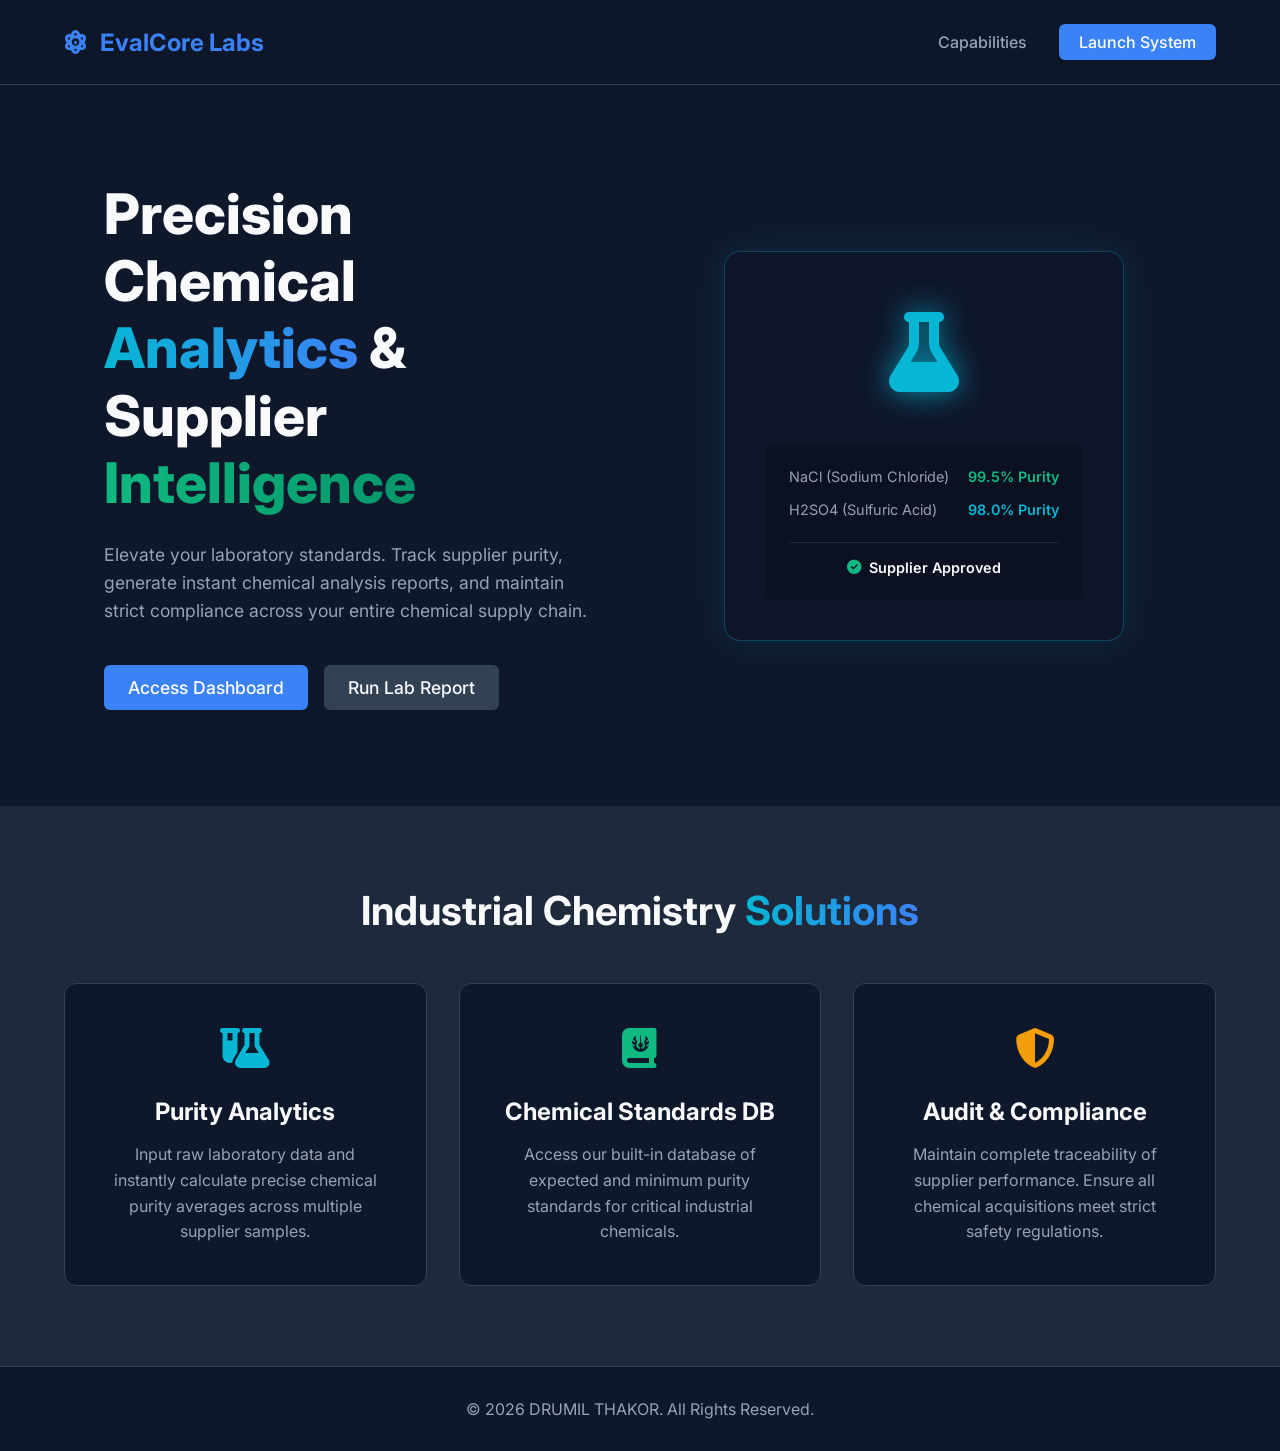
<file: SupplierEvaluationSystem/SupplierEvaluation/index.html>
<!DOCTYPE html>
<html lang="en">

<head>
    <meta charset="UTF-8">
    <meta name="viewport" content="width=device-width, initial-scale=1.0">
    <title>EvalCore - Chemical Supplier Intelligence</title>
    <link href="https://fonts.googleapis.com/css2?family=Inter:wght@300;400;500;600;700;800&display=swap"
        rel="stylesheet">
    <link rel="stylesheet" href="styles.css">
    <link rel="stylesheet" href="https://cdnjs.cloudflare.com/ajax/libs/font-awesome/6.4.0/css/all.min.css">
</head>

<body class="landing-page chemical-theme">
    <nav class="navbar">
        <div class="nav-container">
            <div class="logo">
                <i class="fa-solid fa-atom"></i>
                <span>EvalCore Labs</span>
            </div>
            <div class="nav-links">
                <a href="#features">Capabilities</a>
                <a href="dashboard.html" class="btn primary-btn">Launch System</a>
            </div>
        </div>
    </nav>

    <header class="hero">
        <div class="hero-content">
            <h1>Precision Chemical <span class="highlight-cyan">Analytics</span> & Supplier <span
                    class="highlight-green">Intelligence</span></h1>
            <p>Elevate your laboratory standards. Track supplier purity, generate instant chemical analysis reports, and
                maintain strict compliance across your entire chemical supply chain.</p>
            <div class="hero-buttons">
                <a href="dashboard.html" class="btn primary-btn btn-lg">Access Dashboard</a>
                <a href="lab-reports.html" class="btn secondary-btn btn-lg">Run Lab Report</a>
            </div>
        </div>
        <div class="hero-visual">
            <div class="glass-card chemical-visual">
                <div class="molecule-container">
                    <i class="fa-solid fa-flask glowing-flask"></i>
                    <div class="floating-bubbles">
                        <span class="bubble b1"></span>
                        <span class="bubble b2"></span>
                        <span class="bubble b3"></span>
                        <span class="bubble b4"></span>
                    </div>
                </div>
                <div class="chemical-stats">
                    <div class="stat-row">
                        <span class="chem-label">NaCl (Sodium Chloride)</span>
                        <span class="chem-value text-green">99.5% Purity</span>
                    </div>
                    <div class="stat-row">
                        <span class="chem-label">H2SO4 (Sulfuric Acid)</span>
                        <span class="chem-value text-cyan">98.0% Purity</span>
                    </div>
                    <div class="stat-row border-top">
                        <i class="fa-solid fa-circle-check text-green"></i> Supplier Approved
                    </div>
                </div>
            </div>
        </div>
    </header>

    <section class="features-section" id="features">
        <h2 class="section-title">Industrial Chemistry <span class="highlight-cyan">Solutions</span></h2>
        <div class="feature-grid">
            <div class="feature-card">
                <div class="feature-icon icon-cyan">
                    <i class="fa-solid fa-flask-vial"></i>
                </div>
                <h3>Purity Analytics</h3>
                <p>Input raw laboratory data and instantly calculate precise chemical purity averages across multiple
                    supplier samples.</p>
            </div>
            <div class="feature-card">
                <div class="feature-icon icon-green">
                    <i class="fa-solid fa-book-journal-whills"></i>
                </div>
                <h3>Chemical Standards DB</h3>
                <p>Access our built-in database of expected and minimum purity standards for critical industrial
                    chemicals.</p>
            </div>
            <div class="feature-card">
                <div class="feature-icon icon-orange">
                    <i class="fa-solid fa-shield-halved"></i>
                </div>
                <h3>Audit & Compliance</h3>
                <p>Maintain complete traceability of supplier performance. Ensure all chemical acquisitions meet strict
                    safety regulations.</p>
            </div>
        </div>
    </section>

    <footer class="landing-footer">
        <p>&copy; 2026 DRUMIL THAKOR. All Rights Reserved.</p>
    </footer>
</body>

</html>
</file>
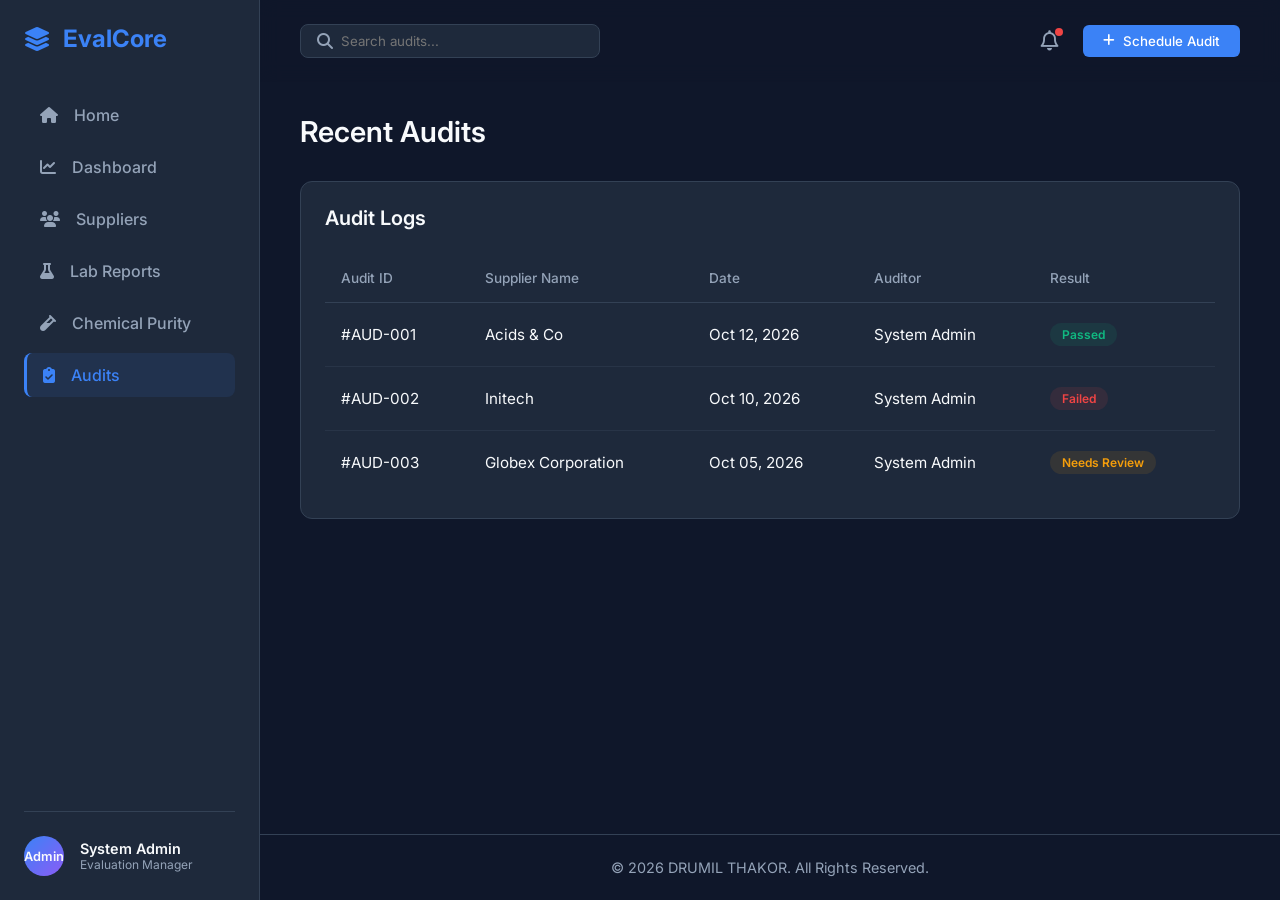
<file: SupplierEvaluationSystem/SupplierEvaluation/audits.html>
<!DOCTYPE html>
<html lang="en">
<head>
    <meta charset="UTF-8">
    <meta name="viewport" content="width=device-width, initial-scale=1.0">
    <title>Audits - Supplier Evaluation System</title>
    <link href="https://fonts.googleapis.com/css2?family=Inter:wght@300;400;500;600;700&display=swap" rel="stylesheet">
    <link rel="stylesheet" href="styles.css">
    <link rel="stylesheet" href="https://cdnjs.cloudflare.com/ajax/libs/font-awesome/6.4.0/css/all.min.css">
</head>
<body>
    <div class="app-container">
        <!-- Sidebar -->
        <aside class="sidebar">
            <div class="logo">
                <i class="fa-solid fa-layer-group"></i>
                <span>EvalCore</span>
            </div>
            <nav class="menu">
                <a href="index.html" class="menu-item"><i class="fa-solid fa-home"></i> Home</a>
                <a href="dashboard.html" class="menu-item"><i class="fa-solid fa-chart-line"></i> Dashboard</a>
                <a href="suppliers.html" class="menu-item"><i class="fa-solid fa-users"></i> Suppliers</a>
                <a href="lab-reports.html" class="menu-item"><i class="fa-solid fa-flask"></i> Lab Reports</a>
                <a href="chemical-purity.html" class="menu-item"><i class="fa-solid fa-vial"></i> Chemical Purity</a>
                <a href="audits.html" class="menu-item active"><i class="fa-solid fa-clipboard-check"></i> Audits</a>
            </nav>
            <div class="user-profile">
                <div class="avatar">Admin</div>
                <div class="user-info">
                    <p class="name">System Admin</p>
                    <p class="role">Evaluation Manager</p>
                </div>
            </div>
        </aside>

        <!-- Main Content -->
        <main class="main-content">
            <header class="topbar">
                <div class="search-bar">
                    <i class="fa-solid fa-search"></i>
                    <input type="text" placeholder="Search audits...">
                </div>
                <div class="actions">
                    <button class="icon-btn"><i class="fa-regular fa-bell"></i><span class="badge"></span></button>
                    <button class="btn primary-btn"><i class="fa-solid fa-plus"></i> Schedule Audit</button>
                </div>
            </header>

            <div class="dashboard-content">
                <h1 class="page-title">Recent Audits</h1>
                
                <div class="table-container">
                    <div class="table-header">
                        <h2>Audit Logs</h2>
                    </div>
                    <table class="supplier-table">
                        <thead>
                            <tr>
                                <th>Audit ID</th>
                                <th>Supplier Name</th>
                                <th>Date</th>
                                <th>Auditor</th>
                                <th>Result</th>
                            </tr>
                        </thead>
                        <tbody>
                            <tr><td>#AUD-001</td><td>Acids & Co</td><td>Oct 12, 2026</td><td>System Admin</td><td><span class="status-badge status-approved">Passed</span></td></tr>
                            <tr><td>#AUD-002</td><td>Initech</td><td>Oct 10, 2026</td><td>System Admin</td><td><span class="status-badge status-critical">Failed</span></td></tr>
                            <tr><td>#AUD-003</td><td>Globex Corporation</td><td>Oct 05, 2026</td><td>System Admin</td><td><span class="status-badge status-warning">Needs Review</span></td></tr>
                        </tbody>
                    </table>
                </div>
            </div>
            
            <footer class="app-footer">
                <p>&copy; 2026 DRUMIL THAKOR. All Rights Reserved.</p>
            </footer>
        </main>
    </div>
    <script src="script.js"></script>
</body>
</html>
</file>
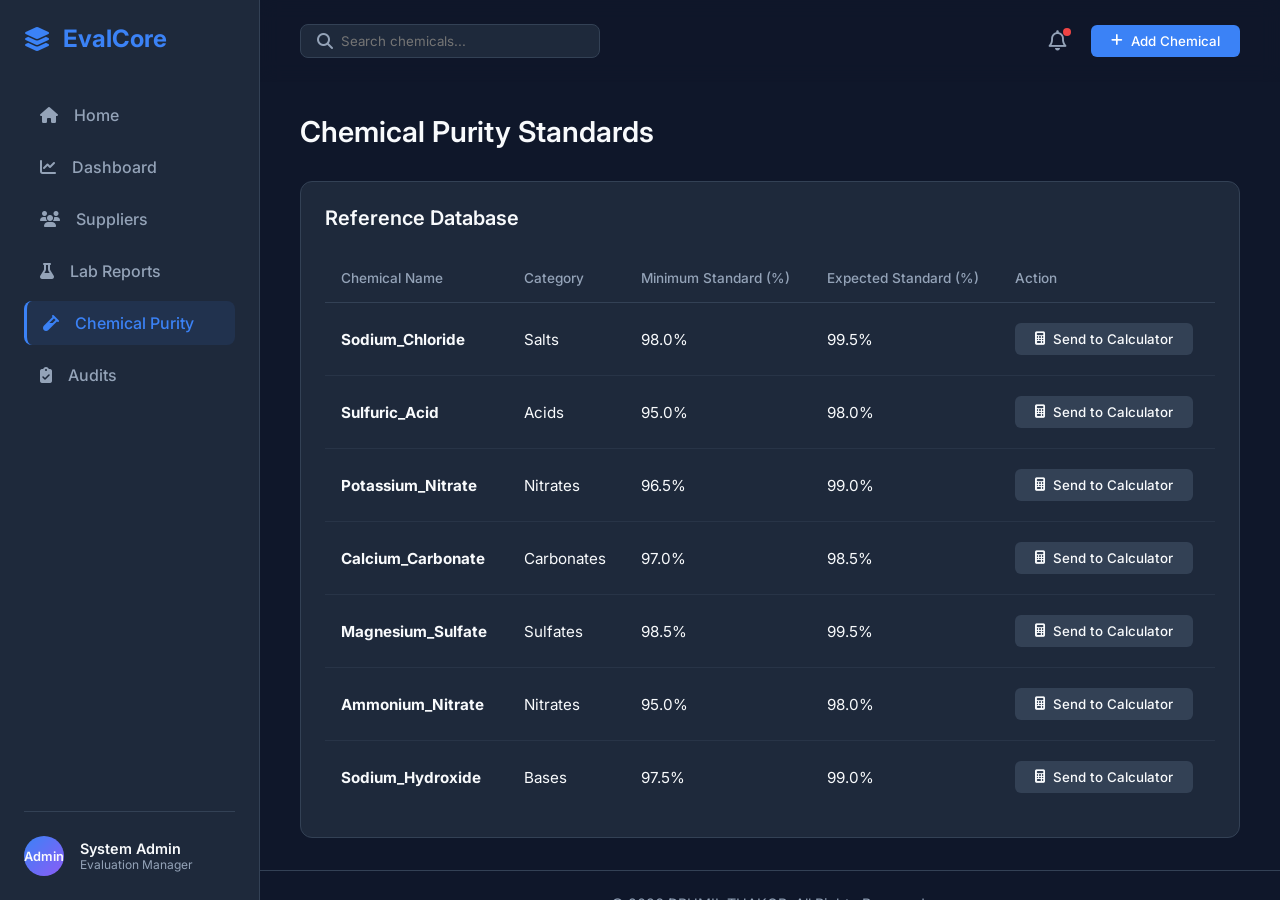
<file: SupplierEvaluationSystem/SupplierEvaluation/chemical-purity.html>
<!DOCTYPE html>
<html lang="en">
<head>
    <meta charset="UTF-8">
    <meta name="viewport" content="width=device-width, initial-scale=1.0">
    <title>All Chemical Purity - Supplier Evaluation System</title>
    <link href="https://fonts.googleapis.com/css2?family=Inter:wght@300;400;500;600;700&display=swap" rel="stylesheet">
    <link rel="stylesheet" href="styles.css">
    <link rel="stylesheet" href="https://cdnjs.cloudflare.com/ajax/libs/font-awesome/6.4.0/css/all.min.css">
</head>
<body>
    <div class="app-container">
        <!-- Sidebar -->
        <aside class="sidebar">
            <div class="logo">
                <i class="fa-solid fa-layer-group"></i>
                <span>EvalCore</span>
            </div>
            <nav class="menu">
                <a href="index.html" class="menu-item"><i class="fa-solid fa-home"></i> Home</a>
                <a href="dashboard.html" class="menu-item"><i class="fa-solid fa-chart-line"></i> Dashboard</a>
                <a href="suppliers.html" class="menu-item"><i class="fa-solid fa-users"></i> Suppliers</a>
                <a href="lab-reports.html" class="menu-item"><i class="fa-solid fa-flask"></i> Lab Reports</a>
                <a href="chemical-purity.html" class="menu-item active"><i class="fa-solid fa-vial"></i> Chemical Purity</a>
                <a href="audits.html" class="menu-item"><i class="fa-solid fa-clipboard-check"></i> Audits</a>
            </nav>
            <div class="user-profile">
                <div class="avatar">Admin</div>
                <div class="user-info">
                    <p class="name">System Admin</p>
                    <p class="role">Evaluation Manager</p>
                </div>
            </div>
        </aside>

        <!-- Main Content -->
        <main class="main-content">
            <header class="topbar">
                <div class="search-bar">
                    <i class="fa-solid fa-search"></i>
                    <input type="text" placeholder="Search chemicals...">
                </div>
                <div class="actions">
                    <button class="icon-btn"><i class="fa-regular fa-bell"></i><span class="badge"></span></button>
                    <button class="btn primary-btn"><i class="fa-solid fa-plus"></i> Add Chemical</button>
                </div>
            </header>

            <div class="dashboard-content">
                <h1 class="page-title">Chemical Purity Standards</h1>
                
                <div class="table-container">
                    <div class="table-header">
                        <h2>Reference Database</h2>
                    </div>
                    <table class="supplier-table">
                        <thead>
                            <tr>
                                <th>Chemical Name</th>
                                <th>Category</th>
                                <th>Minimum Standard (%)</th>
                                <th>Expected Standard (%)</th>
                                <th>Action</th>
                            </tr>
                        </thead>
                        <tbody>
                            <tr><td><strong>Sodium_Chloride</strong></td><td>Salts</td><td>98.0%</td><td>99.5%</td><td><button class="btn secondary-btn send-to-calc" data-chemical="Sodium_Chloride"><i class="fa-solid fa-calculator"></i> Send to Calculator</button></td></tr>
                            <tr><td><strong>Sulfuric_Acid</strong></td><td>Acids</td><td>95.0%</td><td>98.0%</td><td><button class="btn secondary-btn send-to-calc" data-chemical="Sulfuric_Acid"><i class="fa-solid fa-calculator"></i> Send to Calculator</button></td></tr>
                            <tr><td><strong>Potassium_Nitrate</strong></td><td>Nitrates</td><td>96.5%</td><td>99.0%</td><td><button class="btn secondary-btn send-to-calc" data-chemical="Potassium_Nitrate"><i class="fa-solid fa-calculator"></i> Send to Calculator</button></td></tr>
                            <tr><td><strong>Calcium_Carbonate</strong></td><td>Carbonates</td><td>97.0%</td><td>98.5%</td><td><button class="btn secondary-btn send-to-calc" data-chemical="Calcium_Carbonate"><i class="fa-solid fa-calculator"></i> Send to Calculator</button></td></tr>
                            <tr><td><strong>Magnesium_Sulfate</strong></td><td>Sulfates</td><td>98.5%</td><td>99.5%</td><td><button class="btn secondary-btn send-to-calc" data-chemical="Magnesium_Sulfate"><i class="fa-solid fa-calculator"></i> Send to Calculator</button></td></tr>
                            <tr><td><strong>Ammonium_Nitrate</strong></td><td>Nitrates</td><td>95.0%</td><td>98.0%</td><td><button class="btn secondary-btn send-to-calc" data-chemical="Ammonium_Nitrate"><i class="fa-solid fa-calculator"></i> Send to Calculator</button></td></tr>
                            <tr><td><strong>Sodium_Hydroxide</strong></td><td>Bases</td><td>97.5%</td><td>99.0%</td><td><button class="btn secondary-btn send-to-calc" data-chemical="Sodium_Hydroxide"><i class="fa-solid fa-calculator"></i> Send to Calculator</button></td></tr>
                        </tbody>
                    </table>
                </div>
            </div>
            
            <footer class="app-footer">
                <p>&copy; 2026 DRUMIL THAKOR. All Rights Reserved.</p>
            </footer>
        </main>
    </div>
    <script src="script.js"></script>
</body>
</html>
</file>
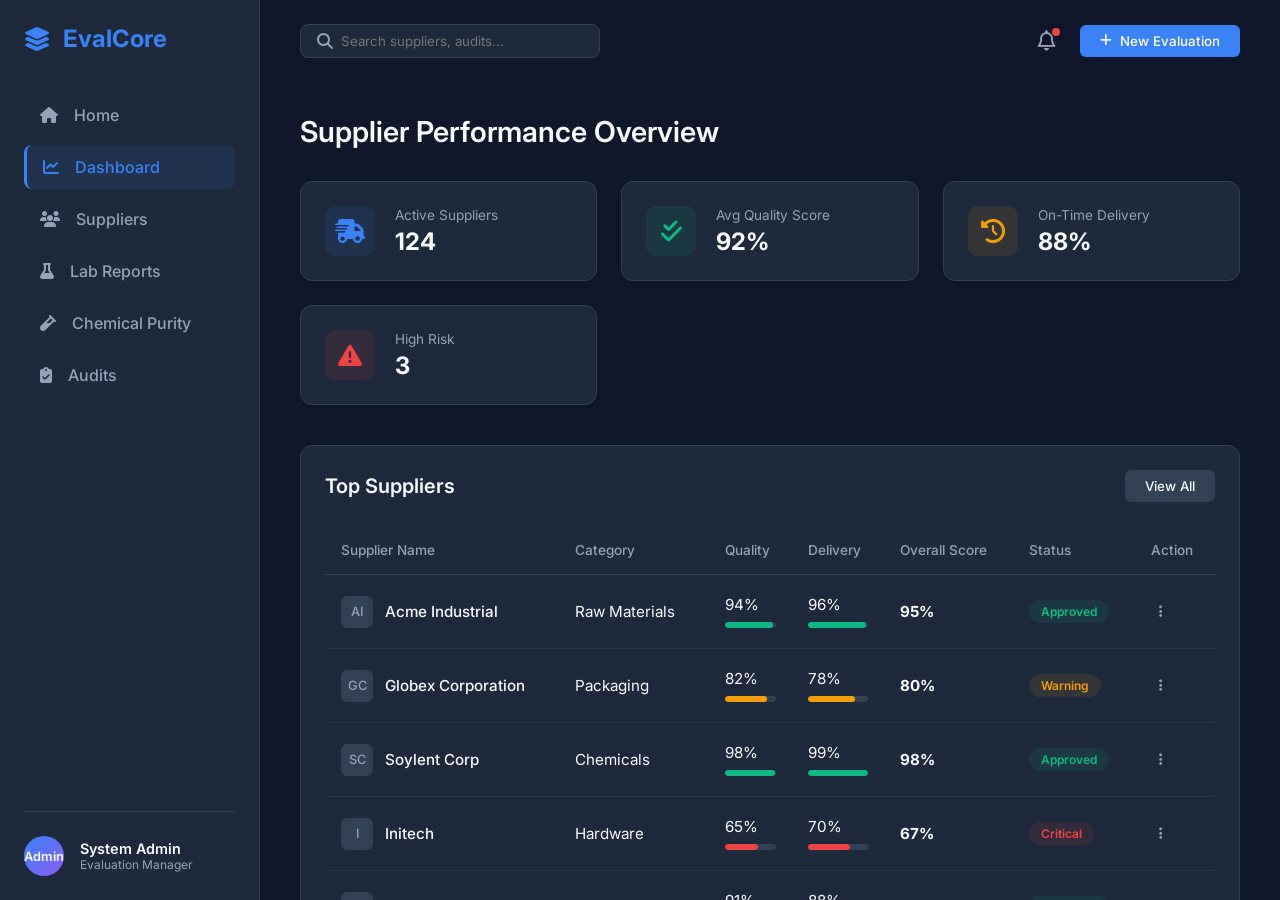
<file: SupplierEvaluationSystem/SupplierEvaluation/dashboard.html>
<!DOCTYPE html>
<html lang="en">
<head>
    <meta charset="UTF-8">
    <meta name="viewport" content="width=device-width, initial-scale=1.0">
    <title>Dashboard - Supplier Evaluation System</title>
    <link href="https://fonts.googleapis.com/css2?family=Inter:wght@300;400;500;600;700&display=swap" rel="stylesheet">
    <link rel="stylesheet" href="styles.css">
    <link rel="stylesheet" href="https://cdnjs.cloudflare.com/ajax/libs/font-awesome/6.4.0/css/all.min.css">
</head>
<body>
    <div class="app-container">
        <!-- Sidebar -->
        <aside class="sidebar">
            <div class="logo">
                <i class="fa-solid fa-layer-group"></i>
                <span>EvalCore</span>
            </div>
            <nav class="menu">
                <a href="index.html" class="menu-item"><i class="fa-solid fa-home"></i> Home</a>
                <a href="dashboard.html" class="menu-item active"><i class="fa-solid fa-chart-line"></i> Dashboard</a>
                <a href="suppliers.html" class="menu-item"><i class="fa-solid fa-users"></i> Suppliers</a>
                <a href="lab-reports.html" class="menu-item"><i class="fa-solid fa-flask"></i> Lab Reports</a>
                <a href="chemical-purity.html" class="menu-item"><i class="fa-solid fa-vial"></i> Chemical Purity</a>
                <a href="audits.html" class="menu-item"><i class="fa-solid fa-clipboard-check"></i> Audits</a>
            </nav>
            <div class="user-profile">
                <div class="avatar">Admin</div>
                <div class="user-info">
                    <p class="name">System Admin</p>
                    <p class="role">Evaluation Manager</p>
                </div>
            </div>
        </aside>

        <!-- Main Content -->
        <main class="main-content">
            <header class="topbar">
                <div class="search-bar">
                    <i class="fa-solid fa-search"></i>
                    <input type="text" placeholder="Search suppliers, audits...">
                </div>
                <div class="actions">
                    <button class="icon-btn"><i class="fa-regular fa-bell"></i><span class="badge"></span></button>
                    <button class="btn primary-btn"><i class="fa-solid fa-plus"></i> New Evaluation</button>
                </div>
            </header>

            <div class="dashboard-content">
                <h1 class="page-title">Supplier Performance Overview</h1>
                
                <!-- KPI Cards -->
                <div class="kpi-grid">
                    <div class="kpi-card">
                        <div class="kpi-icon blue"><i class="fa-solid fa-truck-fast"></i></div>
                        <div class="kpi-details">
                            <p class="kpi-label">Active Suppliers</p>
                            <h2 class="kpi-value">124</h2>
                        </div>
                    </div>
                    <div class="kpi-card">
                        <div class="kpi-icon green"><i class="fa-solid fa-check-double"></i></div>
                        <div class="kpi-details">
                            <p class="kpi-label">Avg Quality Score</p>
                            <h2 class="kpi-value">92%</h2>
                        </div>
                    </div>
                    <div class="kpi-card">
                        <div class="kpi-icon orange"><i class="fa-solid fa-clock-rotate-left"></i></div>
                        <div class="kpi-details">
                            <p class="kpi-label">On-Time Delivery</p>
                            <h2 class="kpi-value">88%</h2>
                        </div>
                    </div>
                    <div class="kpi-card">
                        <div class="kpi-icon red"><i class="fa-solid fa-triangle-exclamation"></i></div>
                        <div class="kpi-details">
                            <p class="kpi-label">High Risk</p>
                            <h2 class="kpi-value">3</h2>
                        </div>
                    </div>
                </div>

                <!-- Table Section -->
                <div class="table-container">
                    <div class="table-header">
                        <h2>Top Suppliers</h2>
                        <button class="btn secondary-btn">View All</button>
                    </div>
                    <table class="supplier-table">
                        <thead>
                            <tr>
                                <th>Supplier Name</th>
                                <th>Category</th>
                                <th>Quality</th>
                                <th>Delivery</th>
                                <th>Overall Score</th>
                                <th>Status</th>
                                <th>Action</th>
                            </tr>
                        </thead>
                        <tbody id="supplier-table-body">
                            <!-- Populated by JavaScript -->
                        </tbody>
                    </table>
                </div>
            </div>
            
            <footer class="app-footer">
                <p>&copy; 2026 DRUMIL THAKOR. All Rights Reserved.</p>
            </footer>
        </main>
    </div>
    <script src="script.js"></script>
</body>
</html>
</file>
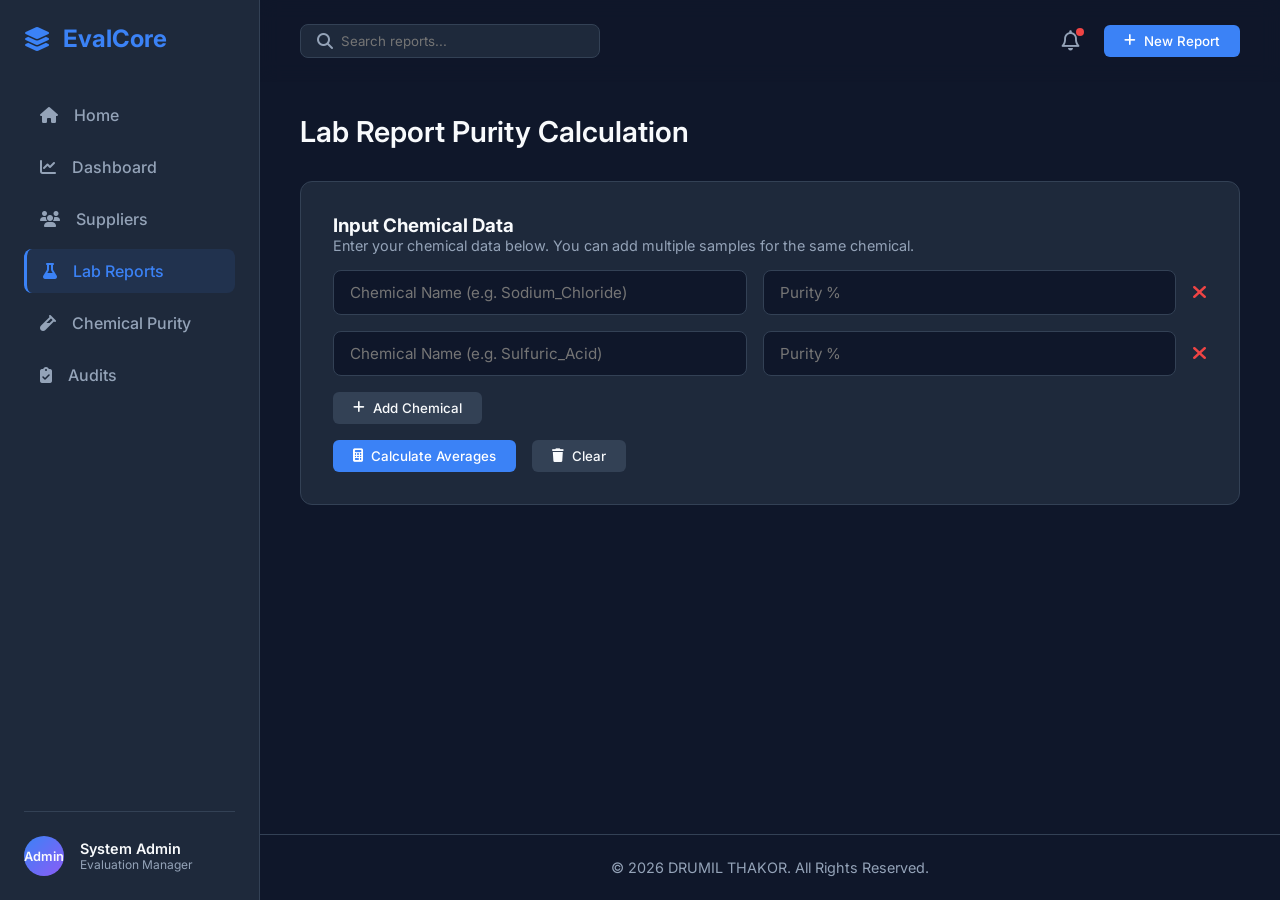
<file: SupplierEvaluationSystem/SupplierEvaluation/lab-reports.html>
<!DOCTYPE html>
<html lang="en">
<head>
    <meta charset="UTF-8">
    <meta name="viewport" content="width=device-width, initial-scale=1.0">
    <title>Lab Reports - Supplier Evaluation System</title>
    <link href="https://fonts.googleapis.com/css2?family=Inter:wght@300;400;500;600;700&display=swap" rel="stylesheet">
    <link rel="stylesheet" href="styles.css">
    <link rel="stylesheet" href="https://cdnjs.cloudflare.com/ajax/libs/font-awesome/6.4.0/css/all.min.css">
</head>
<body>
    <div class="app-container">
        <!-- Sidebar -->
        <aside class="sidebar">
            <div class="logo">
                <i class="fa-solid fa-layer-group"></i>
                <span>EvalCore</span>
            </div>
            <nav class="menu">
                <a href="index.html" class="menu-item"><i class="fa-solid fa-home"></i> Home</a>
                <a href="dashboard.html" class="menu-item"><i class="fa-solid fa-chart-line"></i> Dashboard</a>
                <a href="suppliers.html" class="menu-item"><i class="fa-solid fa-users"></i> Suppliers</a>
                <a href="lab-reports.html" class="menu-item active"><i class="fa-solid fa-flask"></i> Lab Reports</a>
                <a href="chemical-purity.html" class="menu-item"><i class="fa-solid fa-vial"></i> Chemical Purity</a>
                <a href="audits.html" class="menu-item"><i class="fa-solid fa-clipboard-check"></i> Audits</a>
            </nav>
            <div class="user-profile">
                <div class="avatar">Admin</div>
                <div class="user-info">
                    <p class="name">System Admin</p>
                    <p class="role">Evaluation Manager</p>
                </div>
            </div>
        </aside>

        <!-- Main Content -->
        <main class="main-content">
            <header class="topbar">
                <div class="search-bar">
                    <i class="fa-solid fa-search"></i>
                    <input type="text" placeholder="Search reports...">
                </div>
                <div class="actions">
                    <button class="icon-btn"><i class="fa-regular fa-bell"></i><span class="badge"></span></button>
                    <button class="btn primary-btn"><i class="fa-solid fa-plus"></i> New Report</button>
                </div>
            </header>

            <div class="dashboard-content">
                <h1 class="page-title">Lab Report Purity Calculation</h1>
                
                <div class="lab-report-container">
                    <div class="input-section">
                        <h3>Input Chemical Data</h3>
                        <p class="subtitle">Enter your chemical data below. You can add multiple samples for the same chemical.</p>
                        <div id="dynamic-inputs-container">
                            <div class="chemical-input-row">
                                <input type="text" class="chem-name" placeholder="Chemical Name (e.g. Sodium_Chloride)">
                                <input type="number" step="0.01" class="chem-purity" placeholder="Purity %">
                                <button class="icon-btn remove-btn"><i class="fa-solid fa-xmark"></i></button>
                            </div>
                            <div class="chemical-input-row">
                                <input type="text" class="chem-name" placeholder="Chemical Name (e.g. Sulfuric_Acid)">
                                <input type="number" step="0.01" class="chem-purity" placeholder="Purity %">
                                <button class="icon-btn remove-btn"><i class="fa-solid fa-xmark"></i></button>
                            </div>
                        </div>
                        <button class="btn secondary-btn mt-3" id="add-chemical-btn"><i class="fa-solid fa-plus"></i> Add Chemical</button>
                        <div class="button-group mt-3">
                            <button class="btn primary-btn" id="calculate-btn"><i class="fa-solid fa-calculator"></i> Calculate Averages</button>
                            <button class="btn secondary-btn" id="clear-btn"><i class="fa-solid fa-trash"></i> Clear</button>
                        </div>
                    </div>

                    <div class="results-section mt-4 split-view" id="results-section" style="display: none;">
                        
                        <!-- Part 1: Chemical Summary -->
                        <div class="summary-part">
                            <h3>Chemical Summary (Averages)</h3>
                            <div class="table-container mt-3">
                                <table class="supplier-table">
                                    <thead>
                                        <tr>
                                            <th>Chemical Name</th>
                                            <th>Samples</th>
                                            <th>Avg Purity</th>
                                            <th>Status</th>
                                        </tr>
                                    </thead>
                                    <tbody id="chemical-summary-body">
                                        <!-- JS -->
                                    </tbody>
                                </table>
                            </div>
                        </div>

                        <!-- Part 2: Raw Input Data -->
                        <div class="raw-part">
                            <h3>Raw Input Data</h3>
                            <div class="table-container mt-3">
                                <table class="supplier-table">
                                    <thead>
                                        <tr>
                                            <th>Sample Name</th>
                                            <th>Purity Level</th>
                                            <th>Quality</th>
                                        </tr>
                                    </thead>
                                    <tbody id="chemical-results-body">
                                        <!-- JS -->
                                    </tbody>
                                </table>
                            </div>
                        </div>

                    </div>
                </div>
            </div>
            
            <footer class="app-footer">
                <p>&copy; 2026 DRUMIL THAKOR. All Rights Reserved.</p>
            </footer>
        </main>
    </div>
    <script src="script.js"></script>
</body>
</html>
</file>
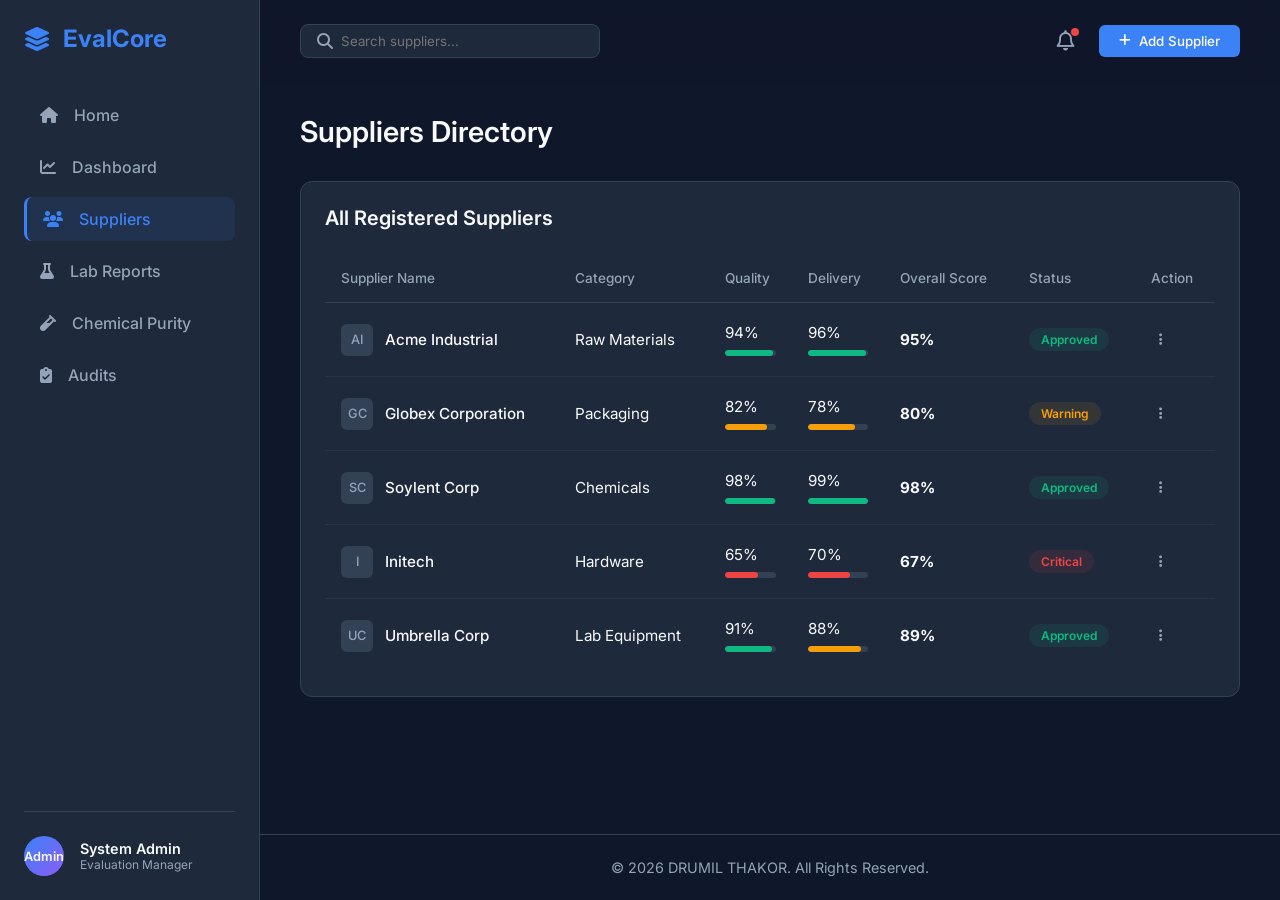
<file: SupplierEvaluationSystem/SupplierEvaluation/suppliers.html>
<!DOCTYPE html>
<html lang="en">
<head>
    <meta charset="UTF-8">
    <meta name="viewport" content="width=device-width, initial-scale=1.0">
    <title>Suppliers Directory - Supplier Evaluation System</title>
    <link href="https://fonts.googleapis.com/css2?family=Inter:wght@300;400;500;600;700&display=swap" rel="stylesheet">
    <link rel="stylesheet" href="styles.css">
    <link rel="stylesheet" href="https://cdnjs.cloudflare.com/ajax/libs/font-awesome/6.4.0/css/all.min.css">
</head>
<body>
    <div class="app-container">
        <!-- Sidebar -->
        <aside class="sidebar">
            <div class="logo">
                <i class="fa-solid fa-layer-group"></i>
                <span>EvalCore</span>
            </div>
            <nav class="menu">
                <a href="index.html" class="menu-item"><i class="fa-solid fa-home"></i> Home</a>
                <a href="dashboard.html" class="menu-item"><i class="fa-solid fa-chart-line"></i> Dashboard</a>
                <a href="suppliers.html" class="menu-item active"><i class="fa-solid fa-users"></i> Suppliers</a>
                <a href="lab-reports.html" class="menu-item"><i class="fa-solid fa-flask"></i> Lab Reports</a>
                <a href="chemical-purity.html" class="menu-item"><i class="fa-solid fa-vial"></i> Chemical Purity</a>
                <a href="audits.html" class="menu-item"><i class="fa-solid fa-clipboard-check"></i> Audits</a>
            </nav>
            <div class="user-profile">
                <div class="avatar">Admin</div>
                <div class="user-info">
                    <p class="name">System Admin</p>
                    <p class="role">Evaluation Manager</p>
                </div>
            </div>
        </aside>

        <!-- Main Content -->
        <main class="main-content">
            <header class="topbar">
                <div class="search-bar">
                    <i class="fa-solid fa-search"></i>
                    <input type="text" placeholder="Search suppliers...">
                </div>
                <div class="actions">
                    <button class="icon-btn"><i class="fa-regular fa-bell"></i><span class="badge"></span></button>
                    <button class="btn primary-btn" id="open-add-supplier-modal"><i class="fa-solid fa-plus"></i> Add Supplier</button>
                </div>
            </header>

            <div class="dashboard-content">
                <h1 class="page-title">Suppliers Directory</h1>
                
                <div class="table-container">
                    <div class="table-header">
                        <h2>All Registered Suppliers</h2>
                    </div>
                    <table class="supplier-table">
                        <thead>
                            <tr>
                                <th>Supplier Name</th>
                                <th>Category</th>
                                <th>Quality</th>
                                <th>Delivery</th>
                                <th>Overall Score</th>
                                <th>Status</th>
                                <th>Action</th>
                            </tr>
                        </thead>
                        <tbody id="supplier-table-body">
                            <!-- Populated by JavaScript -->
                        </tbody>
                    </table>
                </div>
            </div>
            
            <footer class="app-footer">
                <p>&copy; 2026 DRUMIL THAKOR. All Rights Reserved.</p>
            </footer>
        </main>
    </div>
    <!-- Add Supplier Modal -->
    <div class="modal-overlay" id="add-supplier-modal">
        <div class="modal-content">
            <div class="modal-header">
                <h2>Add New Supplier</h2>
                <button class="close-modal-btn" id="close-modal-btn"><i class="fa-solid fa-xmark"></i></button>
            </div>
            <form id="add-supplier-form">
                <div class="form-group">
                    <label for="supplier-name">Supplier Name</label>
                    <input type="text" id="supplier-name" required placeholder="e.g. Acme Corp">
                </div>
                <div class="form-group">
                    <label for="supplier-category">Category</label>
                    <select id="supplier-category" required>
                        <option value="">Select Category</option>
                        <option value="Raw Materials">Raw Materials</option>
                        <option value="Packaging">Packaging</option>
                        <option value="Chemicals">Chemicals</option>
                        <option value="Hardware">Hardware</option>
                        <option value="Lab Equipment">Lab Equipment</option>
                        <option value="Logistics">Logistics</option>
                    </select>
                </div>
                <div class="form-group">
                    <label for="supplier-quality">Quality Score (0-100)</label>
                    <input type="number" id="supplier-quality" required min="0" max="100" placeholder="e.g. 95">
                </div>
                <div class="form-group">
                    <label for="supplier-delivery">Delivery Score (0-100)</label>
                    <input type="number" id="supplier-delivery" required min="0" max="100" placeholder="e.g. 90">
                </div>
                <div class="modal-actions">
                    <button type="button" class="btn secondary-btn" id="cancel-modal-btn">Cancel</button>
                    <button type="submit" class="btn primary-btn">Save Supplier</button>
                </div>
            </form>
        </div>
    </div>
    <script src="script.js"></script>
</body>
</html>
</file>
<file: SupplierEvaluationSystem/SupplierEvaluation/styles.css>
:root {
    --bg-dark: #0f172a;
    --bg-card: #1e293b;
    --bg-hover: #334155;
    --text-primary: #f8fafc;
    --text-secondary: #94a3b8;
    --primary-color: #3b82f6;
    --primary-hover: #2563eb;
    --accent-green: #10b981;
    --accent-red: #ef4444;
    --accent-orange: #f59e0b;
    --border-color: #334155;
    
    --font-main: 'Inter', sans-serif;
}

* {
    margin: 0;
    padding: 0;
    box-sizing: border-box;
}

body {
    font-family: var(--font-main);
    background-color: var(--bg-dark);
    color: var(--text-primary);
    overflow-x: hidden;
}

/* Layout */
.app-container {
    display: flex;
    height: 100vh;
}

/* Sidebar */
.sidebar {
    width: 260px;
    background-color: var(--bg-card);
    border-right: 1px solid var(--border-color);
    display: flex;
    flex-direction: column;
    padding: 1.5rem;
}

.logo {
    display: flex;
    align-items: center;
    gap: 0.75rem;
    font-size: 1.5rem;
    font-weight: 700;
    color: var(--primary-color);
    margin-bottom: 2.5rem;
}

.menu {
    display: flex;
    flex-direction: column;
    gap: 0.5rem;
    flex-grow: 1;
}

.menu-item {
    display: flex;
    align-items: center;
    gap: 1rem;
    padding: 0.75rem 1rem;
    color: var(--text-secondary);
    text-decoration: none;
    border-radius: 8px;
    transition: all 0.2s ease;
    font-weight: 500;
}

.menu-item:hover {
    background-color: var(--bg-hover);
    color: var(--text-primary);
}

.menu-item.active {
    background-color: rgba(59, 130, 246, 0.1);
    color: var(--primary-color);
    border-left: 3px solid var(--primary-color);
}

.user-profile {
    display: flex;
    align-items: center;
    gap: 1rem;
    padding-top: 1.5rem;
    border-top: 1px solid var(--border-color);
}

.avatar {
    width: 40px;
    height: 40px;
    border-radius: 50%;
    background: linear-gradient(135deg, var(--primary-color), #8b5cf6);
    display: flex;
    align-items: center;
    justify-content: center;
    font-weight: 600;
    font-size: 0.8rem;
}

.user-info .name {
    font-size: 0.9rem;
    font-weight: 600;
}

.user-info .role {
    font-size: 0.75rem;
    color: var(--text-secondary);
}

/* Main Content */
.main-content {
    flex-grow: 1;
    display: flex;
    flex-direction: column;
    overflow-y: auto;
}

/* Topbar */
.topbar {
    display: flex;
    justify-content: space-between;
    align-items: center;
    padding: 1.5rem 2.5rem;
    background-color: rgba(15, 23, 42, 0.8);
    backdrop-filter: blur(10px);
    position: sticky;
    top: 0;
    z-index: 10;
}

.search-bar {
    display: flex;
    align-items: center;
    background-color: var(--bg-card);
    border: 1px solid var(--border-color);
    border-radius: 8px;
    padding: 0.5rem 1rem;
    width: 300px;
    transition: border-color 0.2s ease;
}

.search-bar:focus-within {
    border-color: var(--primary-color);
}

.search-bar i {
    color: var(--text-secondary);
    margin-right: 0.5rem;
}

.search-bar input {
    background: transparent;
    border: none;
    color: var(--text-primary);
    outline: none;
    width: 100%;
    font-family: var(--font-main);
}

.actions {
    display: flex;
    align-items: center;
    gap: 1.5rem;
}

.icon-btn {
    background: transparent;
    border: none;
    color: var(--text-secondary);
    font-size: 1.25rem;
    cursor: pointer;
    position: relative;
    transition: color 0.2s ease;
}

.icon-btn:hover {
    color: var(--text-primary);
}

.badge {
    position: absolute;
    top: -2px;
    right: -4px;
    width: 8px;
    height: 8px;
    background-color: var(--accent-red);
    border-radius: 50%;
}

.btn {
    padding: 0.5rem 1.25rem;
    border-radius: 6px;
    font-family: var(--font-main);
    font-weight: 500;
    cursor: pointer;
    transition: all 0.2s ease;
    display: flex;
    align-items: center;
    gap: 0.5rem;
    border: none;
    text-decoration: none;
}

.primary-btn {
    background-color: var(--primary-color);
    color: white;
}

.primary-btn:hover {
    background-color: var(--primary-hover);
    transform: translateY(-1px);
}

.secondary-btn {
    background-color: var(--bg-hover);
    color: var(--text-primary);
}

.secondary-btn:hover {
    background-color: var(--border-color);
}

/* Dashboard Content */
.dashboard-content {
    padding: 2rem 2.5rem;
}

.page-title {
    font-size: 1.8rem;
    font-weight: 600;
    margin-bottom: 2rem;
}

/* KPI Cards */
.kpi-grid {
    display: grid;
    grid-template-columns: repeat(auto-fit, minmax(240px, 1fr));
    gap: 1.5rem;
    margin-bottom: 2.5rem;
}

.kpi-card {
    background-color: var(--bg-card);
    border-radius: 12px;
    padding: 1.5rem;
    display: flex;
    align-items: center;
    gap: 1.25rem;
    border: 1px solid var(--border-color);
    box-shadow: 0 4px 6px -1px rgba(0, 0, 0, 0.1);
    transition: transform 0.3s ease, box-shadow 0.3s ease;
}

.kpi-card:hover {
    transform: translateY(-5px);
    box-shadow: 0 10px 15px -3px rgba(0, 0, 0, 0.2);
}

.kpi-icon {
    width: 50px;
    height: 50px;
    border-radius: 10px;
    display: flex;
    align-items: center;
    justify-content: center;
    font-size: 1.5rem;
}

.kpi-icon.blue { background-color: rgba(59, 130, 246, 0.1); color: var(--primary-color); }
.kpi-icon.green { background-color: rgba(16, 185, 129, 0.1); color: var(--accent-green); }
.kpi-icon.orange { background-color: rgba(245, 158, 11, 0.1); color: var(--accent-orange); }
.kpi-icon.red { background-color: rgba(239, 68, 68, 0.1); color: var(--accent-red); }

.kpi-details .kpi-label {
    color: var(--text-secondary);
    font-size: 0.85rem;
    margin-bottom: 0.25rem;
}

.kpi-details .kpi-value {
    font-size: 1.5rem;
    font-weight: 700;
}

/* Table Section */
.table-container {
    background-color: var(--bg-card);
    border-radius: 12px;
    padding: 1.5rem;
    border: 1px solid var(--border-color);
}

.table-header {
    display: flex;
    justify-content: space-between;
    align-items: center;
    margin-bottom: 1.5rem;
}

.table-header h2 {
    font-size: 1.25rem;
    font-weight: 600;
}

.supplier-table {
    width: 100%;
    border-collapse: collapse;
}

.supplier-table th {
    text-align: left;
    padding: 1rem;
    color: var(--text-secondary);
    font-weight: 500;
    font-size: 0.85rem;
    border-bottom: 1px solid var(--border-color);
}

.supplier-table td {
    padding: 1.25rem 1rem;
    border-bottom: 1px solid rgba(51, 65, 85, 0.5);
    font-size: 0.95rem;
}

.supplier-table tr:last-child td {
    border-bottom: none;
}

.supplier-table tr:hover td {
    background-color: rgba(255, 255, 255, 0.02);
}

.supplier-name {
    display: flex;
    align-items: center;
    gap: 0.75rem;
    font-weight: 500;
}

.supplier-logo {
    width: 32px;
    height: 32px;
    border-radius: 6px;
    background-color: var(--bg-hover);
    display: flex;
    align-items: center;
    justify-content: center;
    font-size: 0.8rem;
    color: var(--text-secondary);
}

.score-bar-container {
    width: 100%;
    height: 6px;
    background-color: var(--bg-hover);
    border-radius: 3px;
    overflow: hidden;
    margin-top: 0.5rem;
}

.score-bar {
    height: 100%;
    border-radius: 3px;
}

.status-badge {
    padding: 0.25rem 0.75rem;
    border-radius: 20px;
    font-size: 0.75rem;
    font-weight: 600;
    display: inline-block;
}

.status-approved { background-color: rgba(16, 185, 129, 0.1); color: var(--accent-green); }
.status-warning { background-color: rgba(245, 158, 11, 0.1); color: var(--accent-orange); }
.status-critical { background-color: rgba(239, 68, 68, 0.1); color: var(--accent-red); }

.action-btn {
    background: transparent;
    border: none;
    color: var(--text-secondary);
    cursor: pointer;
    padding: 0.5rem;
    border-radius: 4px;
    transition: all 0.2s ease;
}

.action-btn:hover {
    background-color: var(--bg-hover);
    color: var(--text-primary);
}

/* --- Landing Page Styles --- */
.landing-page {
    background-color: var(--bg-dark);
    color: var(--text-primary);
    overflow-y: auto;
}

.navbar {
    padding: 1.5rem 5%;
    position: sticky;
    top: 0;
    background-color: rgba(15, 23, 42, 0.9);
    backdrop-filter: blur(10px);
    z-index: 100;
    border-bottom: 1px solid var(--border-color);
}

.nav-container {
    max-width: 1200px;
    margin: 0 auto;
    display: flex;
    justify-content: space-between;
    align-items: center;
}

.nav-links {
    display: flex;
    align-items: center;
    gap: 2rem;
}

.nav-links a:not(.btn) {
    color: var(--text-secondary);
    text-decoration: none;
    font-weight: 500;
    transition: color 0.2s ease;
}

.nav-links a:not(.btn):hover {
    color: var(--text-primary);
}

.hero {
    padding: 6rem 5%;
    display: flex;
    align-items: center;
    justify-content: space-between;
    max-width: 1200px;
    margin: 0 auto;
    gap: 4rem;
}

.hero-content {
    flex: 1;
}

.hero h1 {
    font-size: 3.5rem;
    font-weight: 800;
    line-height: 1.2;
    margin-bottom: 1.5rem;
}

.highlight {
    color: var(--primary-color);
    background: linear-gradient(to right, var(--primary-color), var(--accent-green));
    -webkit-background-clip: text;
    -webkit-text-fill-color: transparent;
}

.hero p {
    font-size: 1.1rem;
    color: var(--text-secondary);
    margin-bottom: 2.5rem;
    line-height: 1.6;
    max-width: 500px;
}

.hero-buttons {
    display: flex;
    gap: 1rem;
}

.btn-lg {
    padding: 0.75rem 1.5rem;
    font-size: 1.1rem;
}

.hero-visual {
    flex: 1;
    display: flex;
    justify-content: center;
}

.glass-card {
    background: rgba(30, 41, 59, 0.7);
    backdrop-filter: blur(16px);
    border: 1px solid rgba(255, 255, 255, 0.1);
    border-radius: 16px;
    box-shadow: 0 25px 50px -12px rgba(0, 0, 0, 0.5);
}

.mock-dashboard {
    width: 100%;
    max-width: 450px;
    height: 300px;
    display: flex;
    flex-direction: column;
}

.mock-header {
    height: 40px;
    border-bottom: 1px solid rgba(255, 255, 255, 0.1);
    display: flex;
    align-items: center;
    padding: 0 1rem;
    gap: 0.5rem;
}

.mock-dot {
    width: 12px;
    height: 12px;
    border-radius: 50%;
}
.mock-dot.red { background-color: var(--accent-red); }
.mock-dot.yellow { background-color: var(--accent-orange); }
.mock-dot.green { background-color: var(--accent-green); }

.mock-content {
    padding: 2rem;
    display: flex;
    flex-direction: column;
    gap: 1.5rem;
}

.mock-row {
    display: flex;
    gap: 1rem;
    align-items: center;
}

.mock-bar {
    height: 12px;
    background-color: var(--bg-hover);
    border-radius: 6px;
}

.mock-bar.green { background-color: var(--accent-green); }
.mock-bar.orange { background-color: var(--accent-orange); }
.mock-bar.red { background-color: var(--accent-red); }

.features-section {
    padding: 5rem 5%;
    background-color: var(--bg-card);
    text-align: center;
}

.section-title {
    font-size: 2.5rem;
    font-weight: 700;
    margin-bottom: 3rem;
}

.feature-grid {
    display: grid;
    grid-template-columns: repeat(auto-fit, minmax(300px, 1fr));
    gap: 2rem;
    max-width: 1200px;
    margin: 0 auto;
}

.feature-card {
    background-color: var(--bg-dark);
    padding: 2.5rem;
    border-radius: 12px;
    border: 1px solid var(--border-color);
    transition: transform 0.3s ease;
}

.feature-card:hover {
    transform: translateY(-10px);
}

.feature-icon {
    font-size: 2.5rem;
    color: var(--primary-color);
    margin-bottom: 1.5rem;
}

.feature-card h3 {
    font-size: 1.5rem;
    margin-bottom: 1rem;
}

.feature-card p {
    color: var(--text-secondary);
    line-height: 1.6;
}

.landing-footer {
    text-align: center;
    padding: 2rem;
    color: var(--text-secondary);
    border-top: 1px solid var(--border-color);
}

/* --- Lab Reports Styles --- */
.lab-report-container {
    display: flex;
    flex-direction: column;
    gap: 2rem;
}

.input-section {
    background-color: var(--bg-card);
    padding: 2rem;
    border-radius: 12px;
    border: 1px solid var(--border-color);
}

.input-section .subtitle {
    color: var(--text-secondary);
    margin-bottom: 1rem;
    font-size: 0.9rem;
}

.input-section textarea {
    width: 100%;
    background-color: var(--bg-dark);
    border: 1px solid var(--border-color);
    border-radius: 8px;
    padding: 1rem;
    color: var(--text-primary);
    font-family: monospace;
    font-size: 0.95rem;
    resize: vertical;
    outline: none;
}

.input-section textarea:focus {
    border-color: var(--primary-color);
}

.button-group {
    display: flex;
    gap: 1rem;
    margin-top: 1rem;
}

.mt-3 { margin-top: 1rem; }
.mt-4 { margin-top: 2rem; }

/* App Footer */
.app-footer {
    text-align: center;
    padding: 1.5rem;
    color: var(--text-secondary);
    border-top: 1px solid var(--border-color);
    margin-top: auto;
    font-size: 0.9rem;
}

/* Two-Part Layout for Lab Reports */
.split-view {
    display: grid;
    grid-template-columns: 1fr 1fr;
    gap: 2rem;
}

@media (max-width: 1000px) {
    .split-view {
        grid-template-columns: 1fr;
    }
}

/* Dynamic Inputs */
.chemical-input-row {
    display: flex;
    gap: 1rem;
    margin-bottom: 1rem;
    align-items: center;
}

.chemical-input-row input {
    flex: 1;
    background-color: var(--bg-dark);
    border: 1px solid var(--border-color);
    border-radius: 8px;
    padding: 0.75rem 1rem;
    color: var(--text-primary);
    font-family: var(--font-main);
    font-size: 0.95rem;
    outline: none;
}

.chemical-input-row input:focus {
    border-color: var(--primary-color);
}

.remove-btn {
    color: var(--accent-red);
}

.remove-btn:hover {
    color: white;
    background-color: var(--accent-red);
}

/* --- Chemical Theme Landing Page --- */
.navbar .logo {
    margin-bottom: 0;
}

.highlight-cyan {
    color: #06b6d4;
    background: linear-gradient(to right, #06b6d4, #3b82f6);
    -webkit-background-clip: text;
    -webkit-text-fill-color: transparent;
}

.highlight-green {
    color: #10b981;
    background: linear-gradient(to right, #10b981, #059669);
    -webkit-background-clip: text;
    -webkit-text-fill-color: transparent;
}

.text-cyan { color: #06b6d4; }
.text-green { color: #10b981; }

.icon-cyan { color: #06b6d4; }
.icon-green { color: #10b981; }
.icon-orange { color: #f59e0b; }

.chemical-visual {
    width: 100%;
    max-width: 400px;
    padding: 2.5rem;
    display: flex;
    flex-direction: column;
    align-items: center;
    gap: 2rem;
    background: rgba(15, 23, 42, 0.6);
    border: 1px solid rgba(6, 182, 212, 0.3);
    box-shadow: 0 0 40px rgba(6, 182, 212, 0.15);
}

.molecule-container {
    position: relative;
    width: 120px;
    height: 120px;
    display: flex;
    align-items: center;
    justify-content: center;
}

.glowing-flask {
    font-size: 5rem;
    color: #06b6d4;
    filter: drop-shadow(0 0 15px rgba(6, 182, 212, 0.8));
    animation: pulseGlow 3s infinite alternate;
}

.floating-bubbles {
    position: absolute;
    bottom: 20px;
    left: 0;
    width: 100%;
    height: 100%;
    pointer-events: none;
}

.bubble {
    position: absolute;
    background-color: rgba(6, 182, 212, 0.6);
    border-radius: 50%;
    bottom: 0;
    animation: floatUp 3s infinite ease-in;
}

.b1 { width: 10px; height: 10px; left: 40%; animation-duration: 2.5s; animation-delay: 0.2s; }
.b2 { width: 14px; height: 14px; left: 55%; animation-duration: 3.2s; animation-delay: 0.5s; }
.b3 { width: 8px; height: 8px; left: 45%; animation-duration: 2.8s; animation-delay: 0.8s; }
.b4 { width: 12px; height: 12px; left: 50%; animation-duration: 2.1s; animation-delay: 1.1s; }

.chemical-stats {
    width: 100%;
    display: flex;
    flex-direction: column;
    gap: 1rem;
    background-color: rgba(0, 0, 0, 0.2);
    padding: 1.5rem;
    border-radius: 8px;
}

.stat-row {
    display: flex;
    justify-content: space-between;
    align-items: center;
    font-size: 0.9rem;
}

.chem-label {
    color: var(--text-secondary);
}

.chem-value {
    font-weight: 600;
}

.border-top {
    border-top: 1px solid rgba(255, 255, 255, 0.1);
    padding-top: 1rem;
    margin-top: 0.5rem;
    justify-content: center;
    gap: 0.5rem;
    font-weight: 600;
}

@keyframes pulseGlow {
    0% { filter: drop-shadow(0 0 10px rgba(6, 182, 212, 0.5)); transform: scale(1); }
    100% { filter: drop-shadow(0 0 25px rgba(6, 182, 212, 1)); transform: scale(1.05); }
}

@keyframes floatUp {
    0% { transform: translateY(0) scale(1); opacity: 1; }
    100% { transform: translateY(-80px) scale(0.5); opacity: 0; }
}

/* Modal Styles */
.modal-overlay {
    position: fixed;
    top: 0;
    left: 0;
    width: 100vw;
    height: 100vh;
    background-color: rgba(15, 23, 42, 0.8);
    backdrop-filter: blur(4px);
    display: flex;
    align-items: center;
    justify-content: center;
    z-index: 1000;
    opacity: 0;
    pointer-events: none;
    transition: opacity 0.3s ease;
}

.modal-overlay.active {
    opacity: 1;
    pointer-events: all;
}

.modal-content {
    background-color: var(--bg-card);
    border: 1px solid var(--border-color);
    border-radius: 12px;
    width: 100%;
    max-width: 500px;
    padding: 2rem;
    box-shadow: 0 25px 50px -12px rgba(0, 0, 0, 0.5);
    transform: translateY(20px);
    transition: transform 0.3s ease;
}

.modal-overlay.active .modal-content {
    transform: translateY(0);
}

.modal-header {
    display: flex;
    justify-content: space-between;
    align-items: center;
    margin-bottom: 1.5rem;
}

.modal-header h2 {
    font-size: 1.25rem;
    font-weight: 600;
}

.close-modal-btn {
    background: transparent;
    border: none;
    color: var(--text-secondary);
    font-size: 1.25rem;
    cursor: pointer;
}

.close-modal-btn:hover {
    color: var(--accent-red);
}

.form-group {
    margin-bottom: 1.25rem;
}

.form-group label {
    display: block;
    font-size: 0.85rem;
    color: var(--text-secondary);
    margin-bottom: 0.5rem;
}

.form-group input, .form-group select {
    width: 100%;
    background-color: var(--bg-dark);
    border: 1px solid var(--border-color);
    border-radius: 8px;
    padding: 0.75rem 1rem;
    color: var(--text-primary);
    font-family: var(--font-main);
    font-size: 0.95rem;
    outline: none;
}

.form-group input:focus, .form-group select:focus {
    border-color: var(--primary-color);
}

.modal-actions {
    display: flex;
    justify-content: flex-end;
    gap: 1rem;
    margin-top: 2rem;
}

/* Hide hamburger menu by default on large screens */
.mobile-menu-btn {
    display: none !important;
}

/* Mobile Sidebar Overlay */
.sidebar-overlay {
    position: fixed;
    top: 0;
    left: 0;
    width: 100vw;
    height: 100vh;
    background-color: rgba(0,0,0,0.5);
    z-index: 999;
    display: none;
    backdrop-filter: blur(2px);
}

.sidebar-overlay.active {
    display: block;
}

/* --- Mobile Responsiveness --- */
@media (max-width: 768px) {
    /* App Container & Sidebar */
    .app-container {
        flex-direction: column;
    }
    
    .sidebar {
        position: fixed;
        top: 0;
        left: 0;
        height: 100vh;
        z-index: 1000;
        transform: translateX(-100%);
        transition: transform 0.3s ease;
        width: 260px;
        box-shadow: 4px 0 10px rgba(0,0,0,0.5);
    }

    .sidebar.active {
        transform: translateX(0);
    }

    .mobile-menu-btn {
        display: block !important;
        margin-right: 1rem;
    }

    .topbar {
        padding: 1rem;
        justify-content: flex-start;
    }
    
    .search-bar {
        width: auto;
        flex: 1;
        margin-right: 1rem;
    }

    .dashboard-content {
        padding: 1rem;
    }

    /* Landing Page Specific */
    .hero {
        flex-direction: column;
        padding: 4rem 1.5rem;
        text-align: center;
        gap: 2rem;
    }

    .hero h1 {
        font-size: 2.5rem;
    }

    .hero-buttons {
        justify-content: center;
        flex-direction: column;
        width: 100%;
    }

    .btn-lg {
        width: 100%;
        text-align: center;
        justify-content: center;
    }

    .nav-container {
        flex-direction: column;
        gap: 1rem;
    }

    .nav-links {
        width: 100%;
        justify-content: space-between;
    }

    /* Tables */
    .table-container {
        overflow-x: auto;
    }

    .supplier-table {
        min-width: 600px;
    }
    
    .supplier-table th, .supplier-table td {
        white-space: nowrap;
    }
    
    /* Dynamic Inputs */
    .chemical-input-row {
        flex-direction: column;
        align-items: stretch;
    }
    
    .remove-btn {
        align-self: flex-end;
    }
}
</file>
